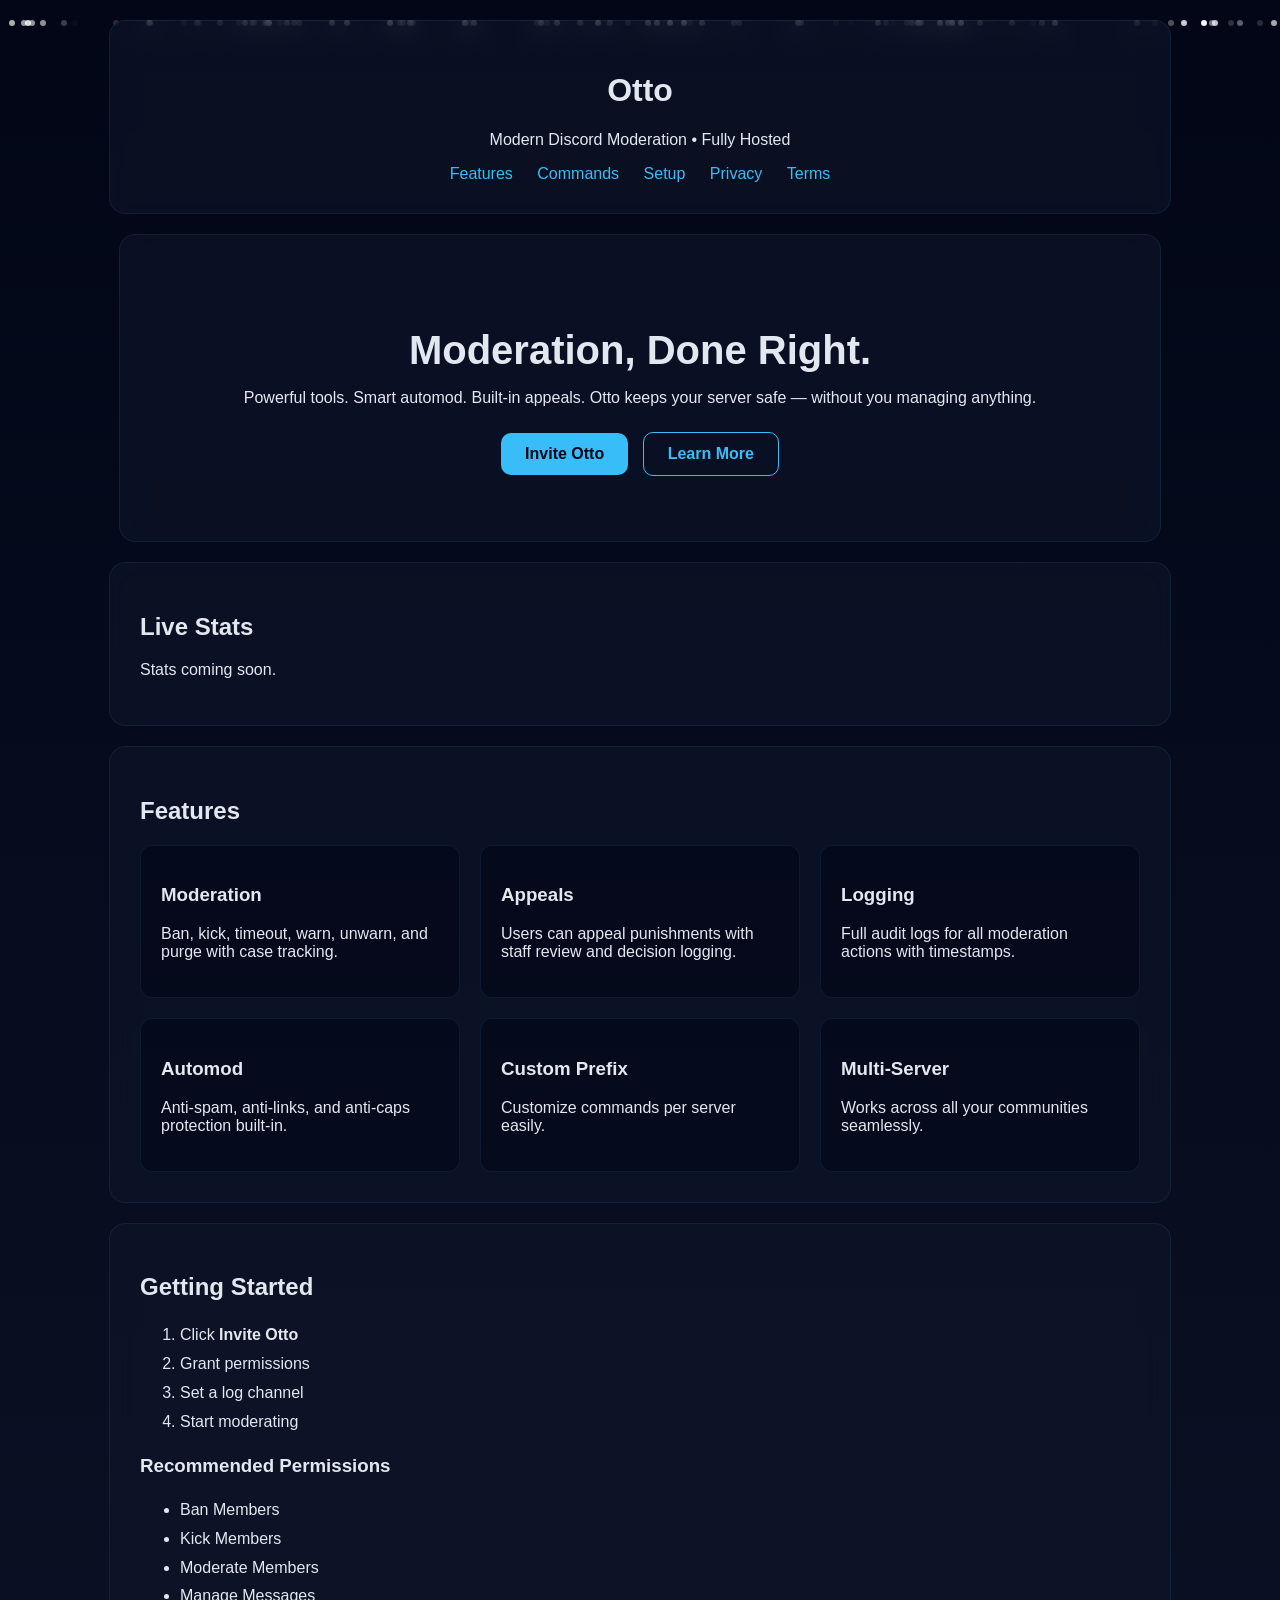
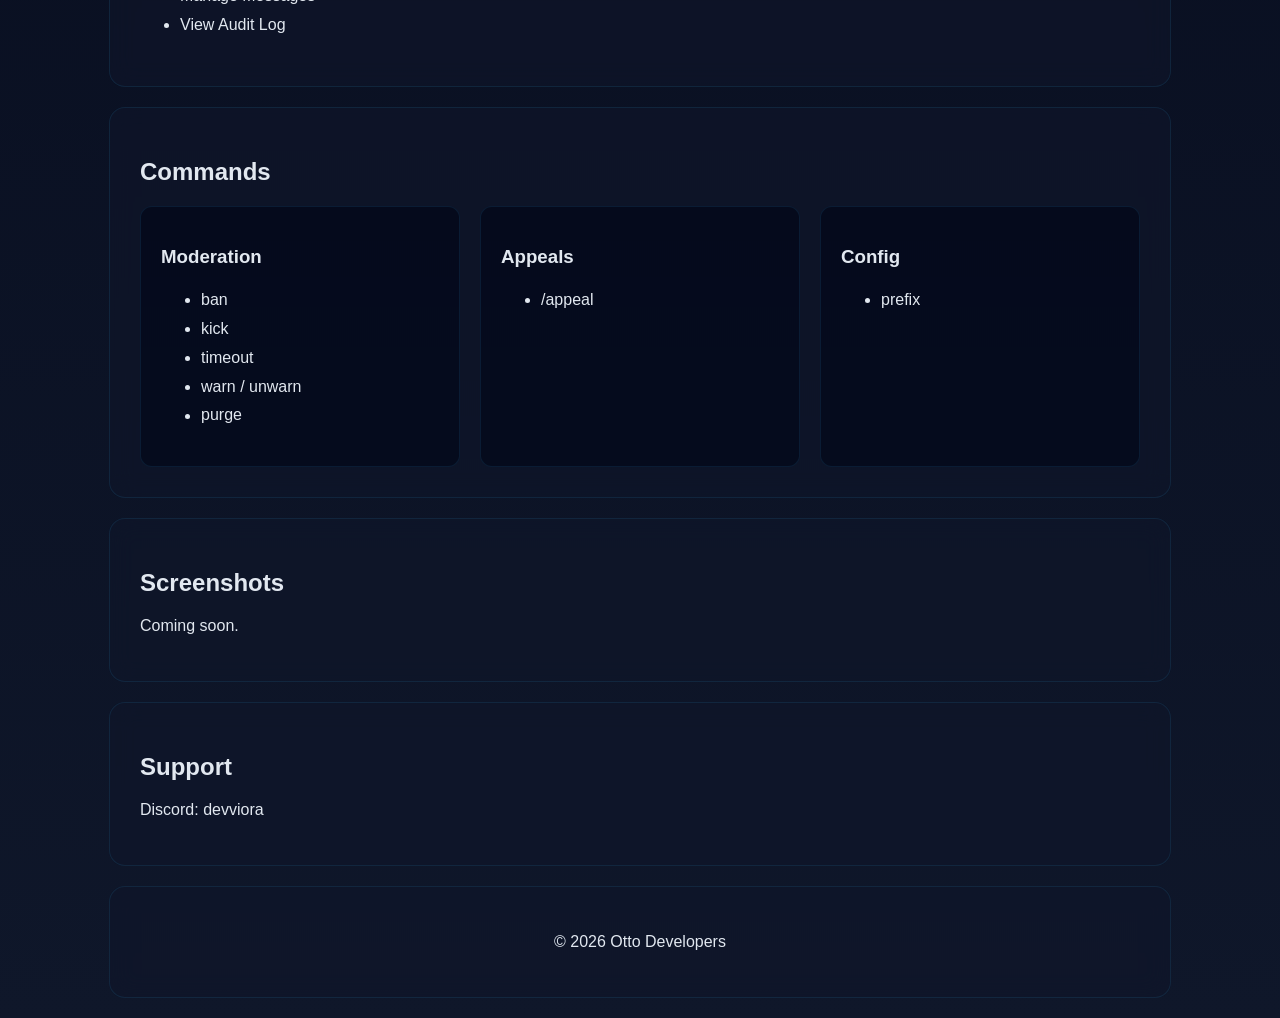
<file: index.html>
<!DOCTYPE html>
<html lang="en">
<head>
    <meta charset="UTF-8">
    <meta name="viewport" content="width=device-width, initial-scale=1.0">
    <title>Otto • Moderation Bot</title>
    <link rel="stylesheet" href="style.css">
</head>
<body>

<!-- Snow Background -->
<div class="snow" id="snow"></div>

<header class="glass">
    <h1>Otto</h1>
    <p>Modern Discord Moderation • Fully Hosted</p>

    <nav>
        <a href="#features">Features</a>
        <a href="#commands">Commands</a>
        <a href="#setup">Setup</a>
        <a href="privacy.html">Privacy</a>
        <a href="terms.html">Terms</a>
    </nav>
</header>

<section class="hero glass">
    <h2>Moderation, Done Right.</h2>
    <p>
        Powerful tools. Smart automod. Built-in appeals.
        Otto keeps your server safe — without you managing anything.
    </p>

    <div class="buttons">
        <a class="btn primary" href="https://discord.com/oauth2/authorize?client_id=1491919041785364631">Invite Otto</a>
        <a class="btn secondary" href="#features">Learn More</a>
    </div>
</section>

<section class="glass stats">
    <h2>Live Stats</h2>
    <p>Stats coming soon.</p>
</section>

<section id="features" class="glass">
    <h2>Features</h2>

    <div class="grid">
        <div class="card">
            <h3>Moderation</h3>
            <p>Ban, kick, timeout, warn, unwarn, and purge with case tracking.</p>
        </div>

        <div class="card">
            <h3>Appeals</h3>
            <p>Users can appeal punishments with staff review and decision logging.</p>
        </div>

        <div class="card">
            <h3>Logging</h3>
            <p>Full audit logs for all moderation actions with timestamps.</p>
        </div>

        <div class="card">
            <h3>Automod</h3>
            <p>Anti-spam, anti-links, and anti-caps protection built-in.</p>
        </div>

        <div class="card">
            <h3>Custom Prefix</h3>
            <p>Customize commands per server easily.</p>
        </div>

        <div class="card">
            <h3>Multi-Server</h3>
            <p>Works across all your communities seamlessly.</p>
        </div>
    </div>
</section>

<section id="setup" class="glass">
    <h2>Getting Started</h2>

    <ol>
        <li>Click <strong>Invite Otto</strong></li>
        <li>Grant permissions</li>
        <li>Set a log channel</li>
        <li>Start moderating</li>
    </ol>

    <h3>Recommended Permissions</h3>
    <ul>
        <li>Ban Members</li>
        <li>Kick Members</li>
        <li>Moderate Members</li>
        <li>Manage Messages</li>
        <li>View Audit Log</li>
    </ul>
</section>

<section id="commands" class="glass">
    <h2>Commands</h2>

    <div class="grid">
        <div class="card">
            <h3>Moderation</h3>
            <ul>
                <li>ban</li>
                <li>kick</li>
                <li>timeout</li>
                <li>warn / unwarn</li>
                <li>purge</li>
            </ul>
        </div>

        <div class="card">
            <h3>Appeals</h3>
            <ul>
                <li>/appeal</li>
            </ul>
        </div>

        <div class="card">
            <h3>Config</h3>
            <ul>
                <li>prefix</li>
            </ul>
        </div>
    </div>
</section>

<section class="glass">
    <h2>Screenshots</h2>
    <p>Coming soon.</p>
</section>

<section class="glass">
    <h2>Support</h2>
    <p>Discord: devviora</p>
</section>

<footer class="glass">
    <p>© 2026 Otto Developers</p>
</footer>

<!-- Snow Script -->
<script>
const snowContainer = document.getElementById("snow");

for (let i = 0; i < 100; i++) {
    const snowflake = document.createElement("span");

    snowflake.style.left = Math.random() * 100 + "vw";
    snowflake.style.animationDuration = (5 + Math.random() * 5) + "s";
    snowflake.style.opacity = Math.random();

    snowContainer.appendChild(snowflake);
}
</script>

</body>
</html>
</file>
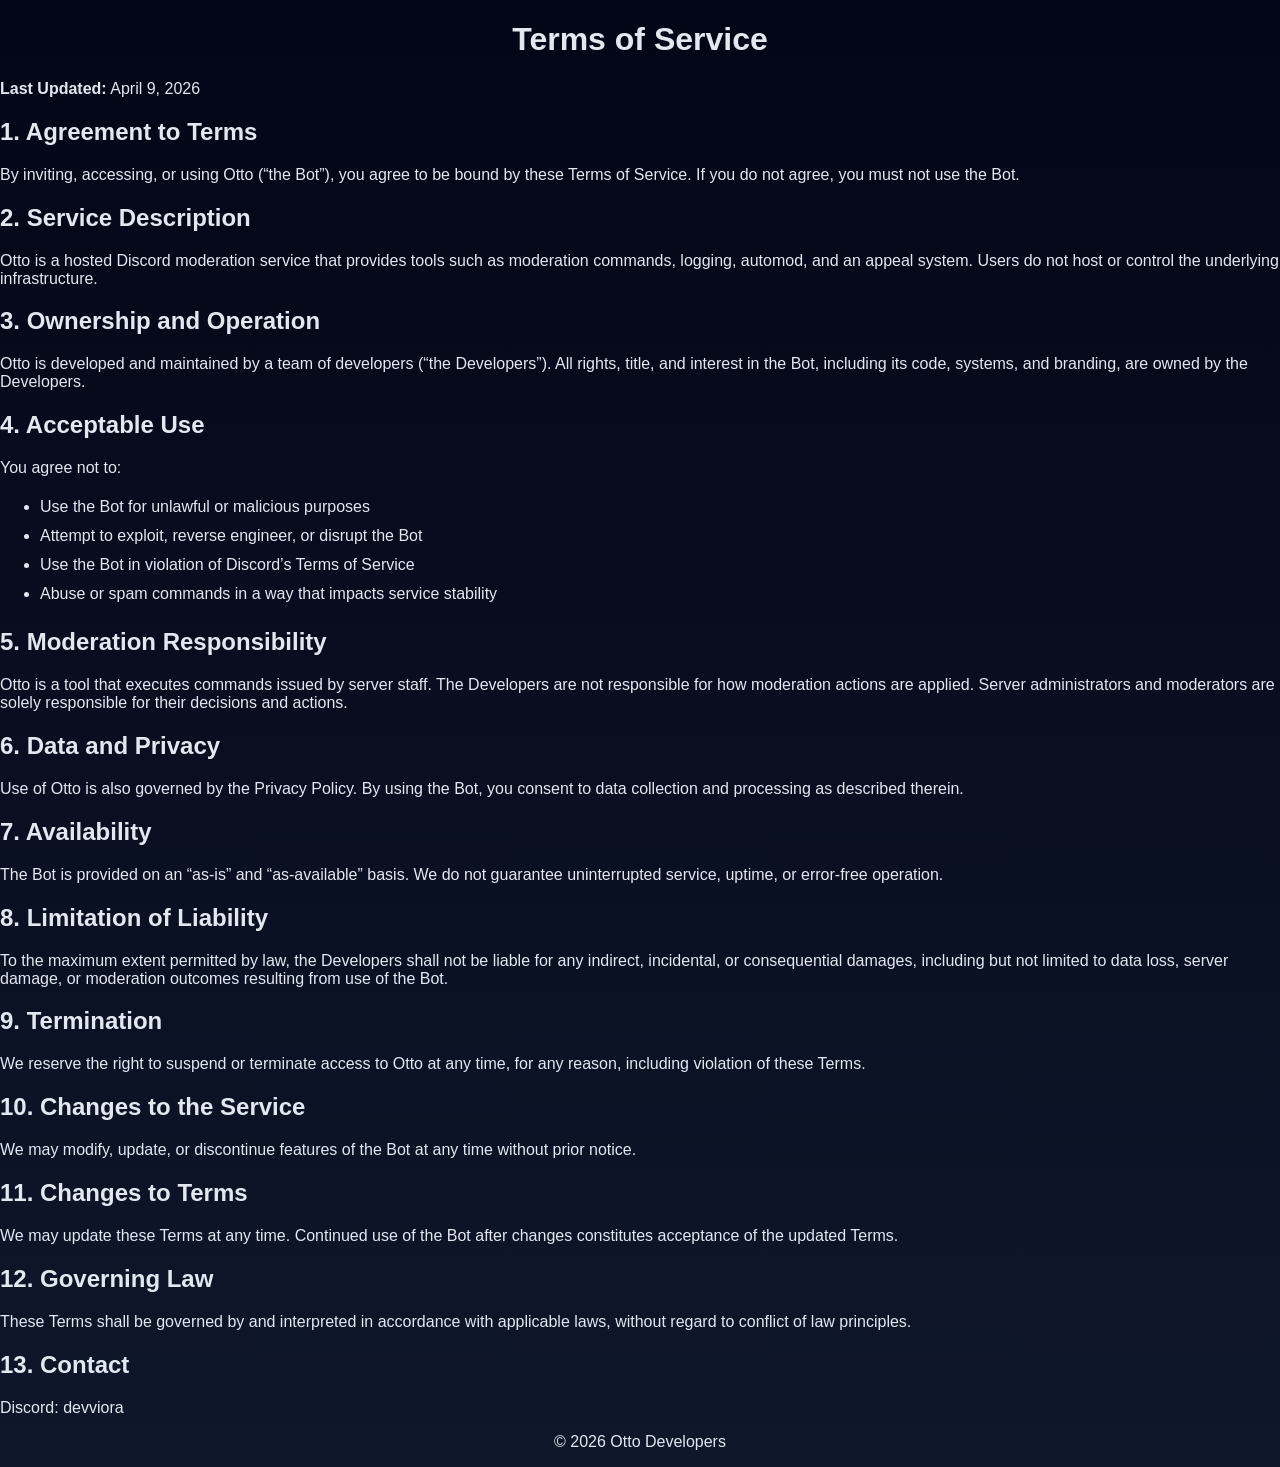
<file: terms.html>
<!DOCTYPE html>
<html lang="en">
<head>
    <meta charset="UTF-8">
    <title>Terms of Service - Otto</title>
    <link rel="stylesheet" href="style.css">
</head>
<body>

<header>
    <h1>Terms of Service</h1>
</header>

<section>
    <p><strong>Last Updated:</strong> April 9, 2026</p>
</section>

<section>
    <h2>1. Agreement to Terms</h2>
    <p>By inviting, accessing, or using Otto (“the Bot”), you agree to be bound by these Terms of Service. If you do not agree, you must not use the Bot.</p>
</section>

<section>
    <h2>2. Service Description</h2>
    <p>Otto is a hosted Discord moderation service that provides tools such as moderation commands, logging, automod, and an appeal system. Users do not host or control the underlying infrastructure.</p>
</section>

<section>
    <h2>3. Ownership and Operation</h2>
    <p>Otto is developed and maintained by a team of developers (“the Developers”). All rights, title, and interest in the Bot, including its code, systems, and branding, are owned by the Developers.</p>
</section>

<section>
    <h2>4. Acceptable Use</h2>
    <p>You agree not to:</p>
    <ul>
        <li>Use the Bot for unlawful or malicious purposes</li>
        <li>Attempt to exploit, reverse engineer, or disrupt the Bot</li>
        <li>Use the Bot in violation of Discord’s Terms of Service</li>
        <li>Abuse or spam commands in a way that impacts service stability</li>
    </ul>
</section>

<section>
    <h2>5. Moderation Responsibility</h2>
    <p>Otto is a tool that executes commands issued by server staff. The Developers are not responsible for how moderation actions are applied. Server administrators and moderators are solely responsible for their decisions and actions.</p>
</section>

<section>
    <h2>6. Data and Privacy</h2>
    <p>Use of Otto is also governed by the Privacy Policy. By using the Bot, you consent to data collection and processing as described therein.</p>
</section>

<section>
    <h2>7. Availability</h2>
    <p>The Bot is provided on an “as-is” and “as-available” basis. We do not guarantee uninterrupted service, uptime, or error-free operation.</p>
</section>

<section>
    <h2>8. Limitation of Liability</h2>
    <p>To the maximum extent permitted by law, the Developers shall not be liable for any indirect, incidental, or consequential damages, including but not limited to data loss, server damage, or moderation outcomes resulting from use of the Bot.</p>
</section>

<section>
    <h2>9. Termination</h2>
    <p>We reserve the right to suspend or terminate access to Otto at any time, for any reason, including violation of these Terms.</p>
</section>

<section>
    <h2>10. Changes to the Service</h2>
    <p>We may modify, update, or discontinue features of the Bot at any time without prior notice.</p>
</section>

<section>
    <h2>11. Changes to Terms</h2>
    <p>We may update these Terms at any time. Continued use of the Bot after changes constitutes acceptance of the updated Terms.</p>
</section>

<section>
    <h2>12. Governing Law</h2>
    <p>These Terms shall be governed by and interpreted in accordance with applicable laws, without regard to conflict of law principles.</p>
</section>

<section>
    <h2>13. Contact</h2>
    <p>Discord: devviora</p>
</section>

<footer>
    <p>© 2026 Otto Developers</p>
</footer>

</body>
</html>
</file>
<file: style.css>
/* Base */
body {
    margin: 0;
    font-family: 'Segoe UI', sans-serif;
    background: linear-gradient(to bottom, #020617, #0f172a);
    color: #e2e8f0;
    overflow-x: hidden;
}

/* Snow */
.snow {
    position: fixed;
    width: 100%;
    height: 100%;
    z-index: 0;
    pointer-events: none;
}

.snow span {
    position: absolute;
    width: 6px;
    height: 6px;
    background: white;
    border-radius: 50%;
    animation: fall linear infinite;
}

@keyframes fall {
    0% {
        transform: translateY(-10px);
        opacity: 0;
    }
    10% { opacity: 1; }
    100% {
        transform: translateY(100vh);
        opacity: 0;
    }
}

/* Glass effect */
.glass {
    backdrop-filter: blur(12px);
    background: rgba(15, 23, 42, 0.6);
    border: 1px solid rgba(56, 189, 248, 0.1);
    border-radius: 16px;
    margin: 20px auto;
    padding: 30px;
    max-width: 1000px;
    position: relative;
    z-index: 1;
}

/* Header */
header {
    text-align: center;
}

nav {
    margin-top: 10px;
}

nav a {
    margin: 0 10px;
    color: #38bdf8;
    text-decoration: none;
    font-weight: 500;
}

/* Hero */
.hero {
    text-align: center;
    padding: 60px 20px;
}

.hero h2 {
    font-size: 2.5em;
    margin-bottom: 10px;
}

/* Buttons */
.buttons {
    margin-top: 20px;
}

.btn {
    padding: 12px 24px;
    border-radius: 10px;
    text-decoration: none;
    margin: 5px;
    display: inline-block;
    font-weight: bold;
}

.primary {
    background: #38bdf8;
    color: #020617;
}

.secondary {
    border: 1px solid #38bdf8;
    color: #38bdf8;
}

/* Grid */
.grid {
    display: grid;
    grid-template-columns: repeat(auto-fit, minmax(250px, 1fr));
    gap: 20px;
}

/* Cards */
.card {
    background: rgba(2, 6, 23, 0.6);
    padding: 20px;
    border-radius: 12px;
    border: 1px solid rgba(56, 189, 248, 0.1);
}

/* Lists */
ul, ol {
    line-height: 1.8;
}

/* Footer */
footer {
    text-align: center;
}
</file>
